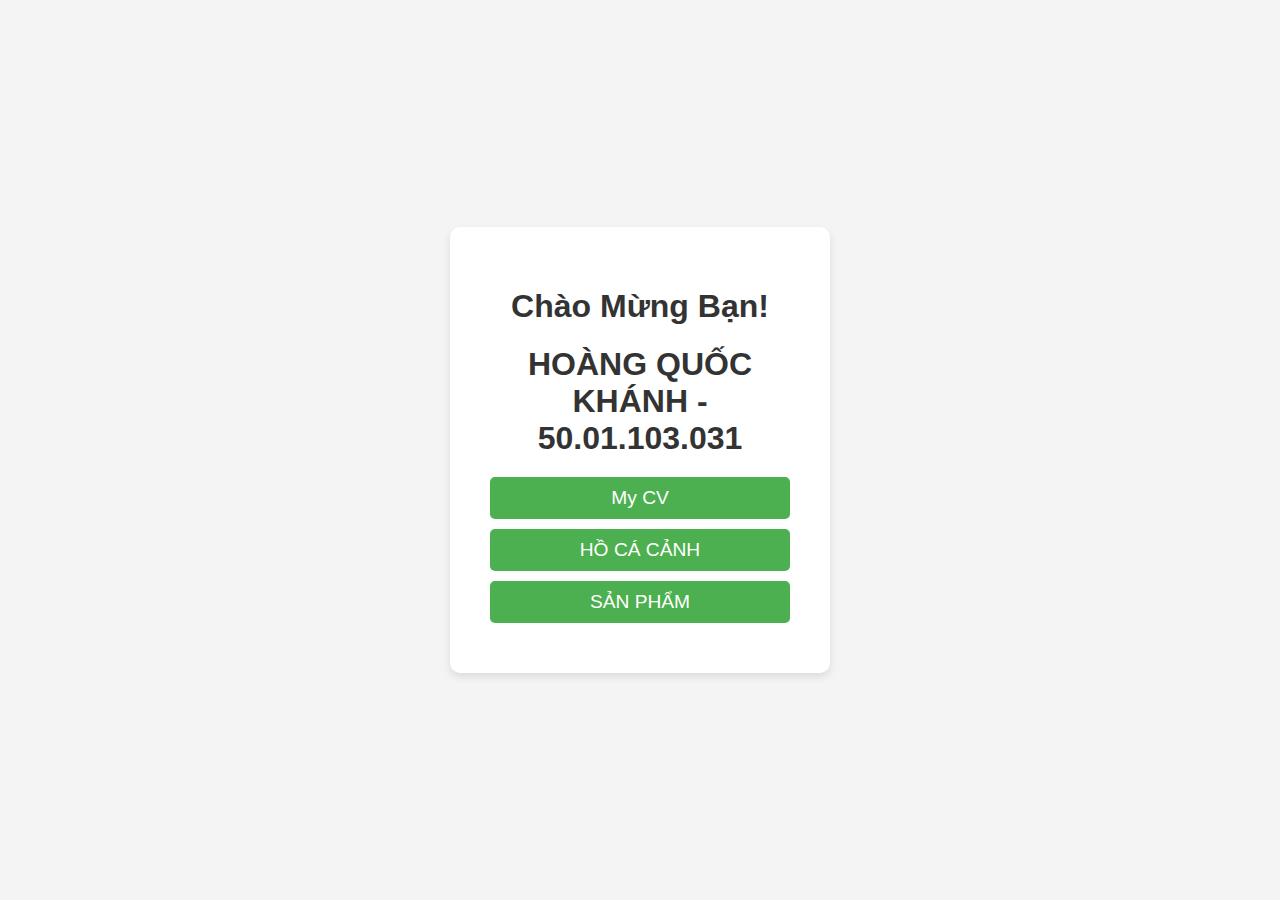
<file: BÀI GK/index/index.html>
<!DOCTYPE html>
<html lang="vi">
<head>
    <meta charset="UTF-8">
    <meta name="viewport" content="width=device-width, initial-scale=1.0">
    <title>Trang Index Độc Đáo</title>
    <style>
        body {
            font-family: Arial, sans-serif;
            margin: 0;
            padding: 0;
            background-color: #f4f4f4;
            display: flex;
            justify-content: center;
            align-items: center;
            height: 100vh;
            text-align: center;
        }

        .container {
            background-color: #fff;
            border-radius: 10px;
            box-shadow: 0 4px 8px rgba(0, 0, 0, 0.1);
            padding: 40px;
            width: 300px;
        }

        h1 {
            color: #333;
            font-size: 2em;
            margin-bottom: 20px;
        }

        a {
            display: block;
            margin: 10px 0;
            padding: 10px;
            text-decoration: none;
            font-size: 1.2em;
            color: #fff;
            background-color: #4CAF50;
            border-radius: 5px;
            transition: all 0.3s ease;
        }

        a:hover {
            background-color: #45a049;
            transform: scale(1.05);
        }

        a:active {
            background-color: #388e3c;
        }
    </style>
</head>
<body>
    <div class="container">
        <h1>Chào Mừng Bạn!</h1>
        <h1>HOÀNG QUỐC KHÁNH - 50.01.103.031</h1>
        <a href="CV.html" target="_blank">My CV</a>
        <a href="ho_ca.html" target="_blank">HỒ CÁ CẢNH</a>
        <a href="SanPham.html" target="_blank">SẢN PHẨM</a>
    </div>
</body>
</html>
</file>
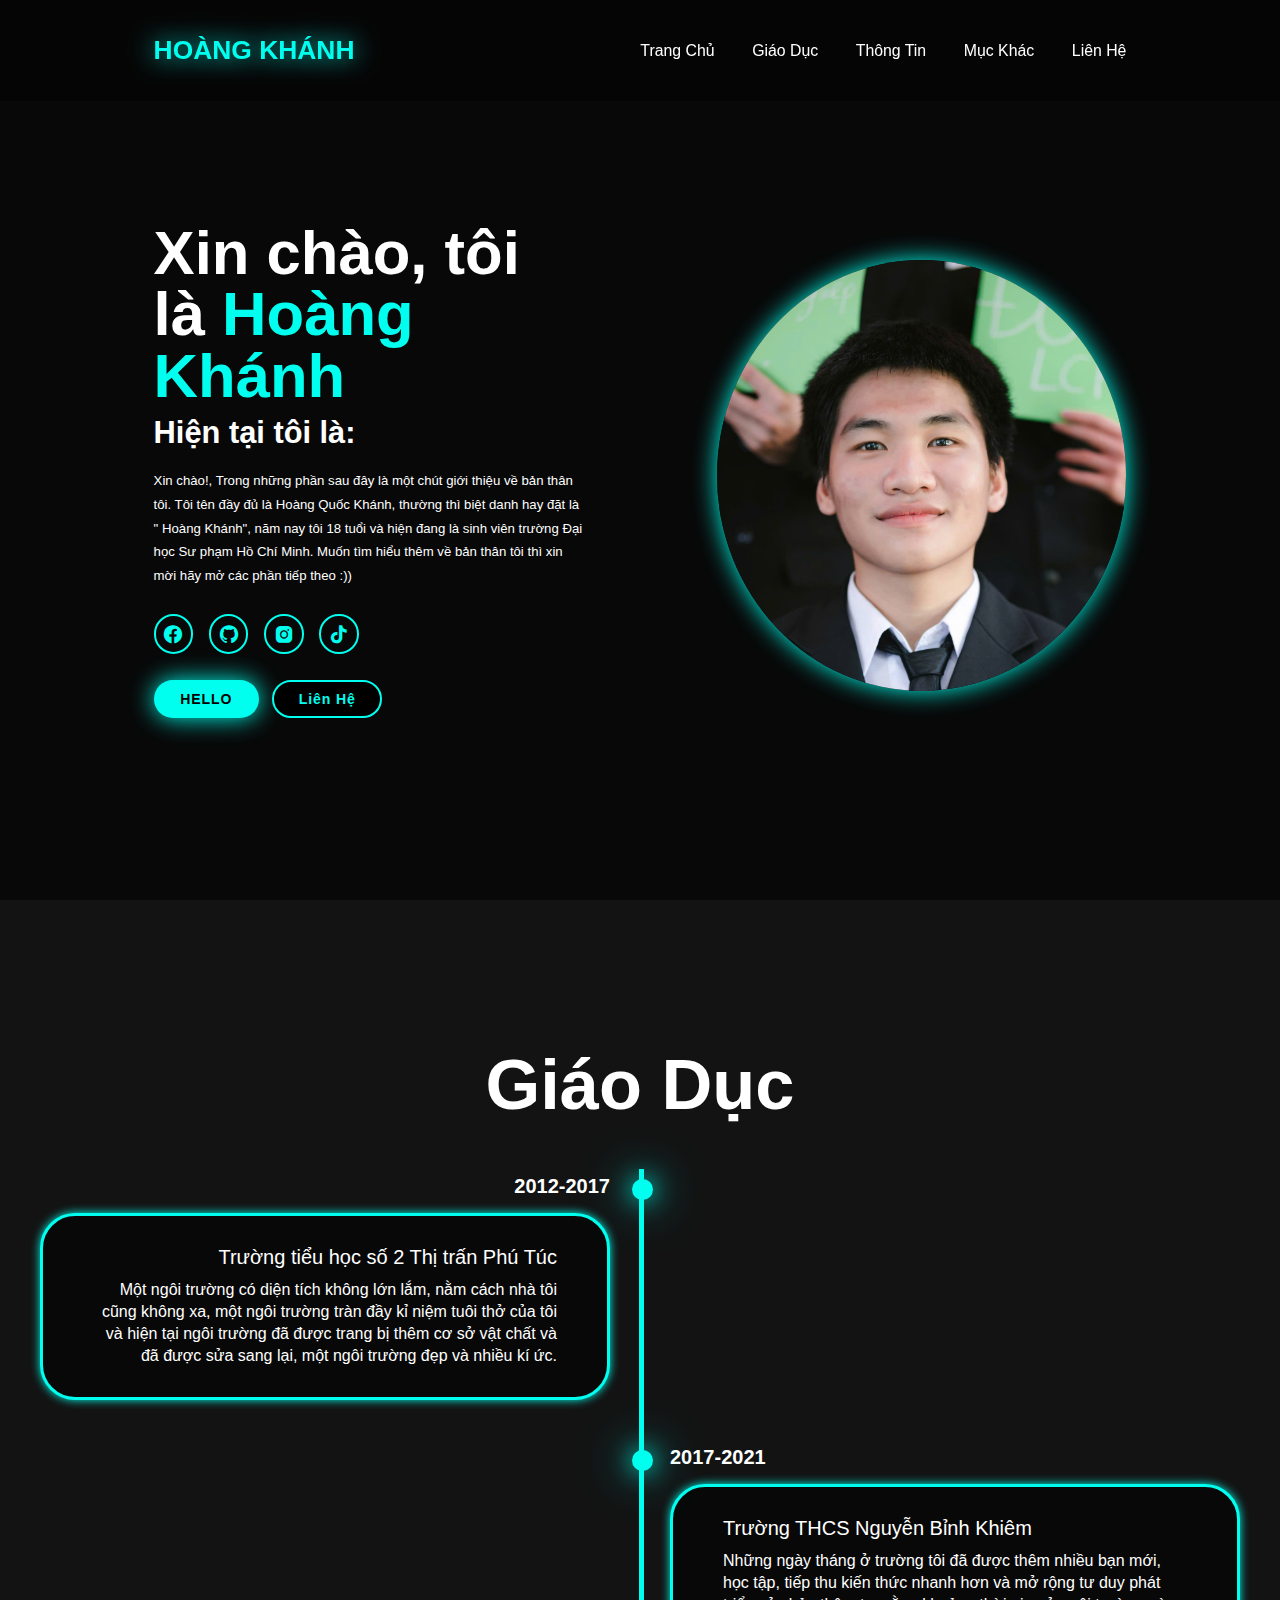
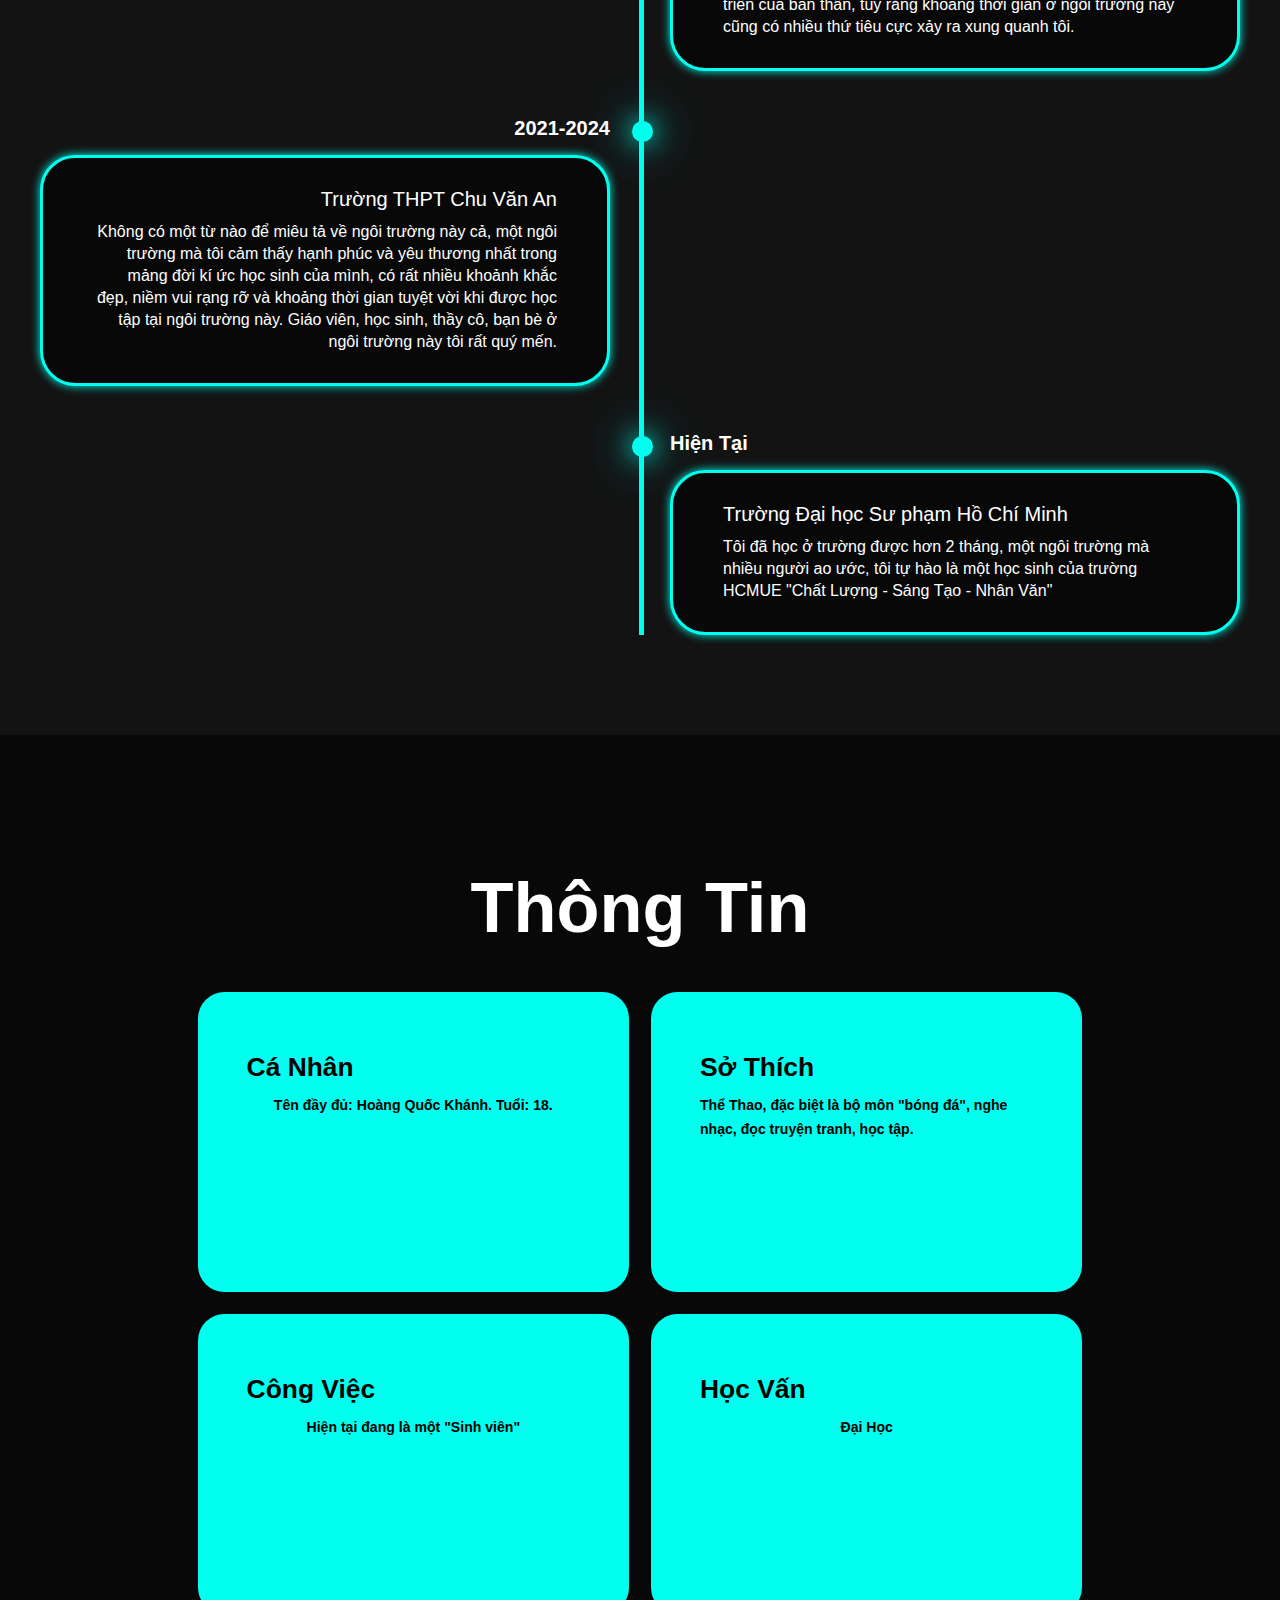
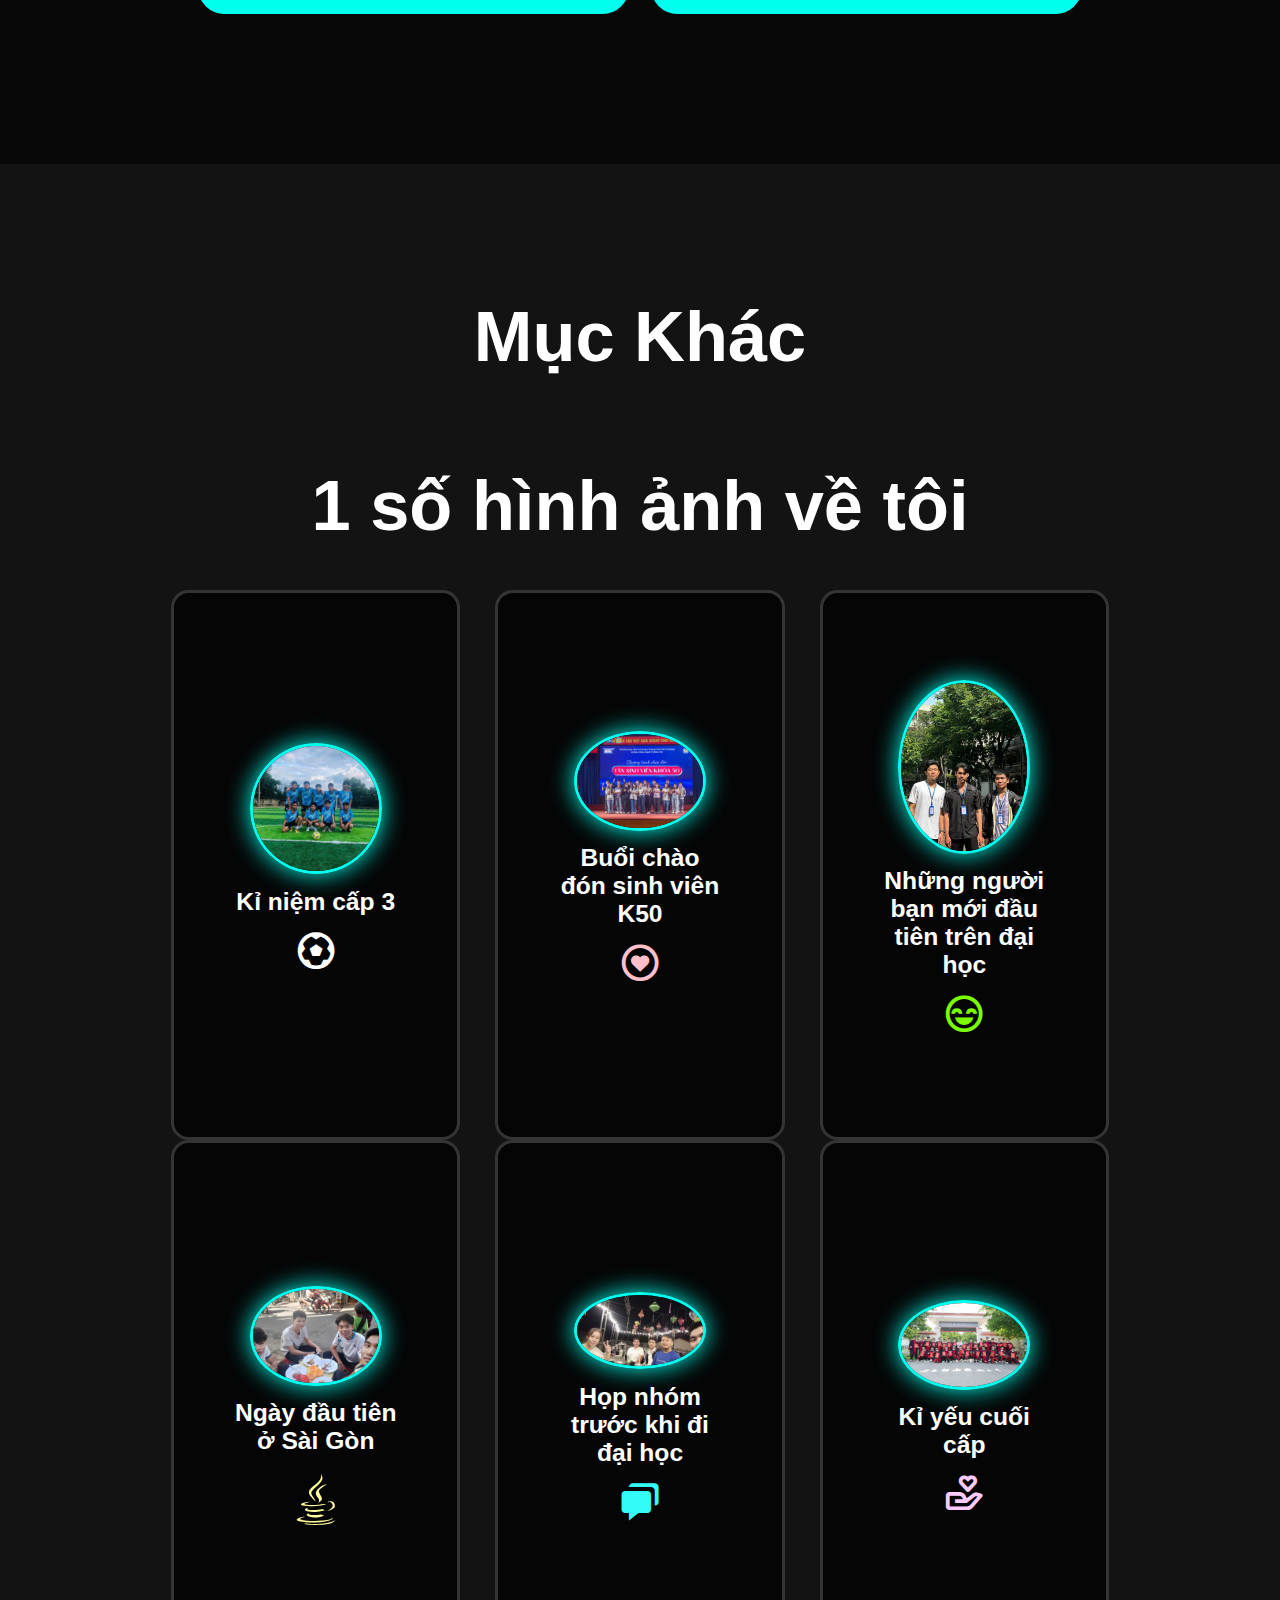
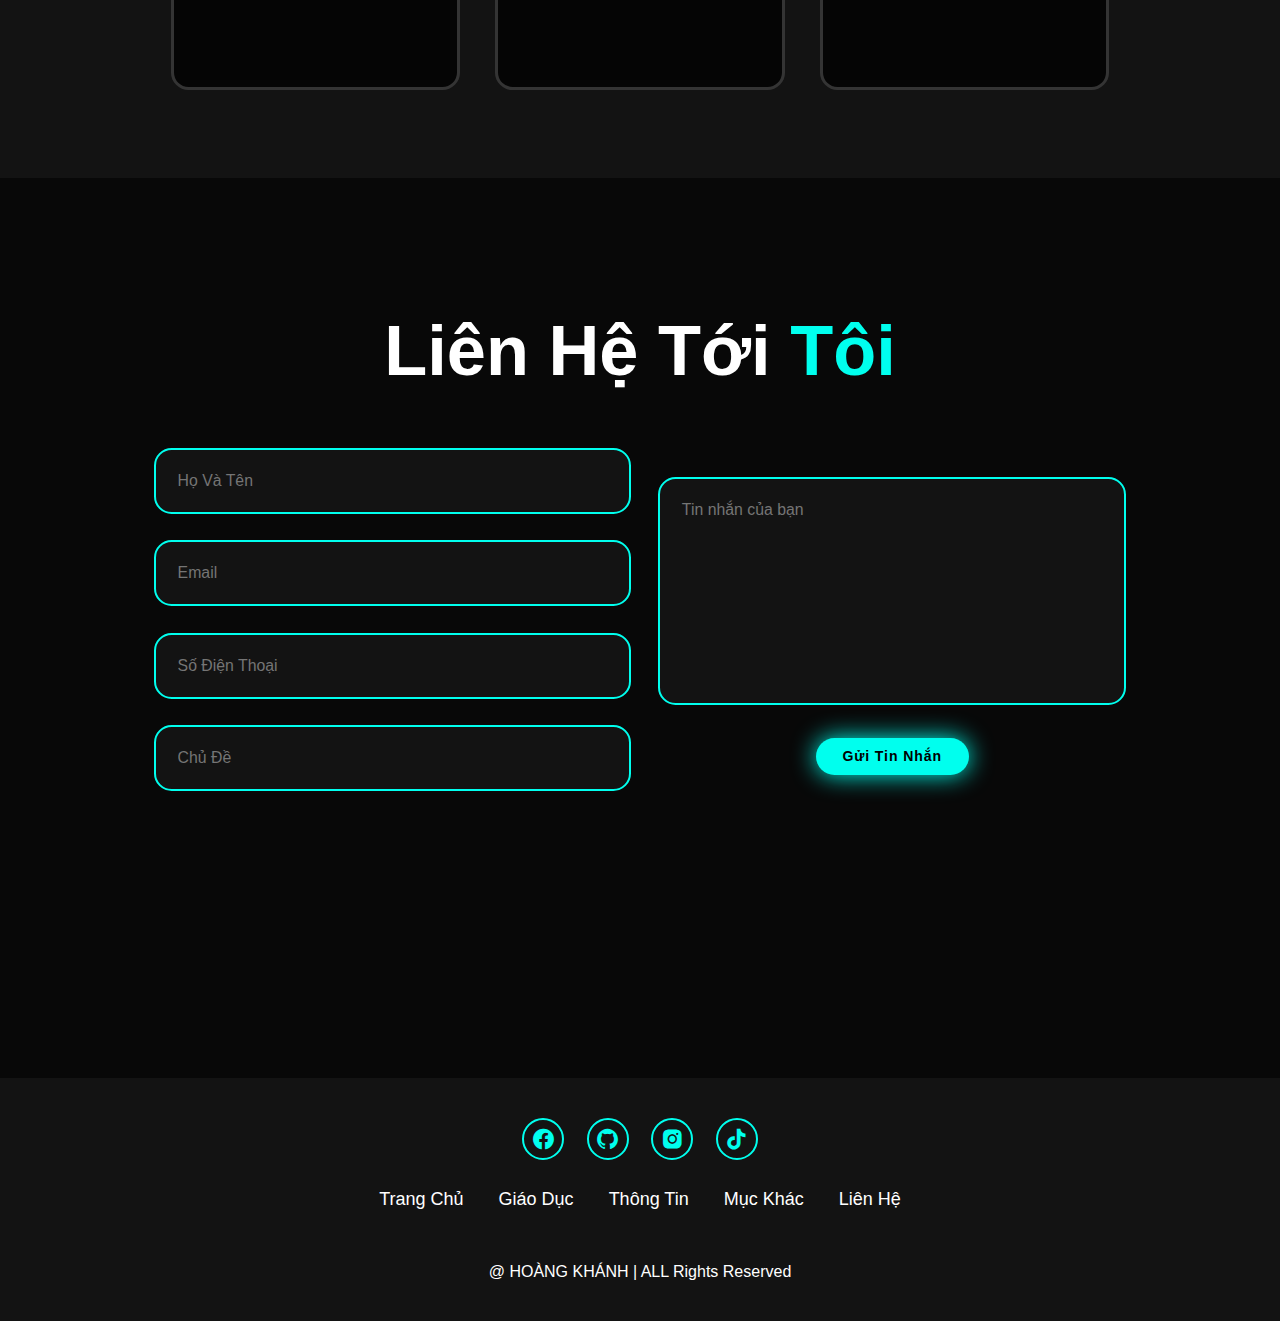
<file: BÀI GK/index/CV.html>
<!DOCTYPE html>
<html lang="en">
<head>
    <meta charset="UTF-8">
    <meta name="viewport" content="width=device-width, initial-scale=1.0">
    <title>CV Cá nhân</title>
    <link rel="stylesheet" href="style.css">
    <link href='https://unpkg.com/boxicons@2.1.4/css/boxicons.min.css' rel='stylesheet'>
</head>
<body>
    
    <header class="header">
        
        <a href="#home" class="logo"><span>HOÀNG KHÁNH</span></a>
            <i class='bx bx-menu' id="menu-icon"></i>
        
        <nav class="navbar">
            <a href="#home" class="active">Trang Chủ</a>
            <a href="#education">Giáo Dục</a>
            <a href="#services">Thông Tin</a>
            <a href="#testimonials">Mục Khác</a>
            <a href="#contact">Liên Hệ</a>
        </nav>
    </header>

    <section class="home" id="home">
        <div class="home-content">
            <h1>Xin chào, tôi là <span>Hoàng Khánh</span></h1>
            <h3 class="text-animation">Hiện tại tôi là: <span></span></h3>
            <p>Xin chào!, Trong những phần sau đây là một chút giới thiệu về bản thân tôi. Tôi tên đầy đủ là Hoàng Quốc Khánh, thường thì biệt danh hay đặt là " Hoàng Khánh", năm nay tôi 18 tuổi và hiện đang là sinh viên trường Đại học Sư phạm Hồ Chí Minh. Muốn tìm hiểu thêm về bản thân tôi thì xin mời hãy mở các phần tiếp theo :))</p>
        
        <div class="social-icons">
            <a href="#"><i class='bx bxl-facebook-circle' ></i></a>
            <a href="#"><i class='bx bxl-github' ></i></a>
            <a href="#"><i class='bx bxl-instagram-alt'></i></a>
            <a href="#"><i class='bx bxl-tiktok' ></i></a>
        </div>

        <div class="btn-group">
            <a href="#" class="btn">HELLO</a>
            <a href="#contact" class="btn">Liên Hệ</a>
        </div>
    </div>
        <div class="home-img">
            <img src="ảnh nền 1.jpg" alt="">
        </div>      
    </section>

    <section class="education" id="education">
        <h2 class="heading">Giáo Dục</h2>

        <div class="timeline-items">

            <div class="timeline-item">
                <div class="timeline-dot"></div>
                    <div class="timeline-date">2012-2017</div>
                    <div class="timeline-content">
                        <h3>Trường tiểu học số 2 Thị trấn Phú Túc</h3>
                        <p>Một ngôi trường có diện tích không lớn lắm, nằm cách nhà tôi cũng không xa, một ngôi trường tràn đầy kỉ niệm tuôi thở của tôi và hiện tại ngôi trường đã được trang bị thêm cơ sở vật chất và đã được sửa sang lại, một ngôi trường đẹp và nhiều kí ức.</p>
                    </div>
                
            </div>

            <div class="timeline-item">
                <div class="timeline-dot"></div>
                    <div class="timeline-date">2017-2021</div>
                    <div class="timeline-content">
                        <h3>Trường THCS Nguyễn Bỉnh Khiêm</h3>
                        <p>Những ngày tháng ở trường tôi đã được thêm nhiều bạn mới, học tập, tiếp thu kiến thức nhanh hơn và mở rộng tư duy phát triển của bản thân, tuy rằng khoảng thời gian ở ngôi trường này cũng có nhiều thứ tiêu cực xảy ra xung quanh tôi.</p>
                    </div>
                
            </div>

            <div class="timeline-item">
                <div class="timeline-dot"></div>
                    <div class="timeline-date">2021-2024</div>
                    <div class="timeline-content">
                        <h3>Trường THPT Chu Văn An</h3>
                        <p>Không có một từ nào để miêu tả về ngôi trường này cả, một ngôi trường mà tôi cảm thấy hạnh phúc và yêu thương nhất trong mảng đời kí ức học sinh của mình, có rất nhiều khoảnh khắc đẹp, niềm vui rạng rỡ và khoảng thời gian tuyệt vời khi được học tập tại ngôi trường này. Giáo viên, học sinh, thầy cô, bạn bè ở ngôi trường này tôi rất quý mến. </p>
                    </div>
                
            </div>

            <div class="timeline-item">
                <div class="timeline-dot"></div>
                    <div class="timeline-date">Hiện Tại</div>
                    <div class="timeline-content">
                        <h3>Trường Đại học Sư phạm Hồ Chí Minh</h3>
                        <p>Tôi đã học ở trường được hơn 2 tháng, một ngôi trường mà nhiều người ao ước, tôi tự hào là một học sinh của trường HCMUE "Chất Lượng - Sáng Tạo - Nhân Văn"</p>
                    </div>
                
            </div>
        </div>
    </section>
    
    <section class="services" id="services">
        <h2 class="heading">Thông Tin</h2>

        <div class="services-container">
            <div class="service-box">
                <div class="service-info">
                    <h4>Cá Nhân</h4>
                    <p>Tên đầy đủ: Hoàng Quốc Khánh.
                        Tuổi: 18.
                    </p>
                </div>
            </div>

            <div class="service-box">
                <div class="service-info">
                    <h4>Sở Thích</h4>
                    <p>Thể Thao, đặc biệt là bộ môn "bóng đá",
                        nghe nhạc,
                        đọc truyện tranh,
                        học tập.
                    </p>
                </div>
            </div>

            <div class="service-box">
                <div class="service-info">
                    <h4>Công Việc</h4>
                    <p>Hiện tại đang là một "Sinh viên"</p>
                </div>
            </div>

            <div class="service-box">
                <div class="service-info">
                    <h4>Học Vấn</h4>
                    <p>Đại Học</p>
                </div>
            </div>
        </div>
    </section>

    <section class="testimonials" id="testimonials">
        <div class="testimonials-box">
            <h2 class="heading">Mục Khác</h2>
            <h5 class="heading">1 số hình ảnh về tôi</h5>
            <div class="wrapper">
                <div class="testimonial-item">
                    <img src="ảnh nền 5.jpg" alt="">
                    <h2>Kỉ niệm cấp 3</h2>
                    <div class="rating">
                        <i class='bx bx-football' id="ball"></i>
                        
                    </div>
                    <p></p>
                </div>

                <div class="testimonial-item">
                    <img src="ảnh nền 3.jpg" alt="">
                    <h2>Buổi chào đón sinh viên K50</h2>
                    <div class="rating">
                        <i class='bx bx-heart-circle' id="heart"></i>

                    </div>
                    <p></p>
                </div>

                <div class="testimonial-item">
                    <img src="ảnh nền 4.jpg" alt="">
                    <h2>Những người bạn mới đầu tiên trên đại học </h2>
                    <div class="rating">
                        <i class='bx bx-happy-beaming' id="happy"></i>

                    </div>
                    <p></p>
                </div>

                <div class="testimonial-item">
                    <img src="ảnh nền 6.jpg" alt="">
                    <h2>Ngày đầu tiên ở Sài Gòn</h2>
                    <div class="rating">
                        <i class='bx bxl-java' id="morning"></i>

                    </div>
                    <p></p>
                </div>

                <div class="testimonial-item">
                    <img src="ảnh nền 7.jpg" alt="">
                    <h2>Họp nhóm trước khi đi đại học</h2>
                    <div class="rating">
                        <i class='bx bxs-chat' id="chat"></i>

                    </div>
                    <p></p>
                </div>

                <div class="testimonial-item">
                    <img src="ảnh nền 8.jpg" alt="">
                    <h2>Kỉ yếu cuối cấp</h2>
                    <div class="rating">
                        <i class='bx bx-donate-heart' id="donateheart"></i>

                    </div>
                    <p></p>
                </div>
            </div>
        </div>
    </section>

    <section class="contact" id="contact">
        <h2 class="heading">Liên Hệ Tới <span> Tôi</span></h2>

        <form action="">
            <div class="input-group">
                <div class="input-box">
                    <input type="text" placeholder="Họ Và Tên">
                    <input type="email" placeholder="Email">
                </div>
                <div class="input-box">
                    <input type="number" placeholder="Số Điện Thoại">
                    <input type="text" 
                    placeholder="Chủ Đề">
                </div>
            </div>

            <div class="input-group-2">
                <textarea name="" id="" cols="30" rows="10" placeholder="Tin nhắn của bạn"></textarea>
                <input type="submit" value="Gửi Tin Nhắn" class="btn">
            </div>
        </form>
    </section>

    <footer class="footer">
        <div class="social">
            <a href="#"><i class='bx bxl-facebook-circle' ></i></a>
            <a href="#"><i class='bx bxl-github' ></i></a>
            <a href="#"><i class='bx bxl-instagram-alt'></i></a>
            <a href="#"><i class='bx bxl-tiktok' ></i></a>
        </div>

        <ul class="list">
            <li>
                <a href="#">Trang Chủ</a>
            </li>

            <li>
                <a href="#">Giáo Dục</a>
            </li>

            <li>
                <a href="#">Thông Tin</a>
            </li>

            <li>
                <a href="#">Mục Khác</a>
            </li>

            <li>
                <a href="#">Liên Hệ</a>
            </li>
        </ul>
        <p class="copyright">
            @ HOÀNG KHÁNH | ALL Rights Reserved
        </p>
    </footer>
    <script src="script.js"></script>
</body>
</html>
</file>
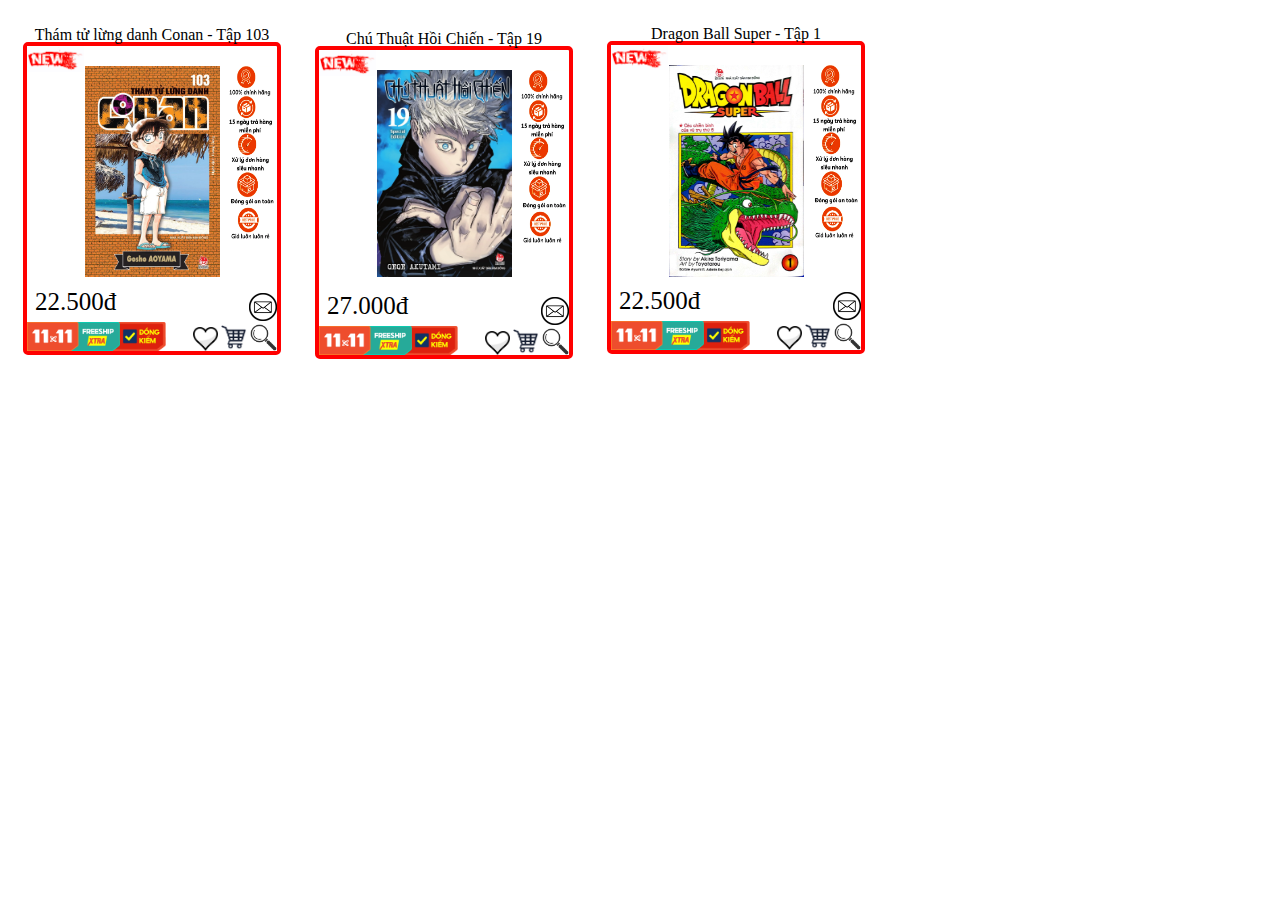
<file: BÀI GK/index/SanPham.html>
<!DOCTYPE html>
<html lang="en">
<head>
    <meta charset="UTF-8">
    <meta name="viewport" content="width=device-width, initial-scale=1.0">
    <title>Sản Phẩm</title>
    <link href="SanPham.css" rel="stylesheet" />
</head>
<body>
    <br>
    <div class="box">
        <img src="conan tập 103.jpg" alt="Truyentranh" />
        <img src="shope.png" alt="shope" class="shope"/>
        <img src="thêm vào giỏ hàng.png" alt="nut" class="nut" />
        <img src="yeuthich.jpg" alt="like" class="like" />
        <img src="tìm kiếm.png" alt="tim" class="tim" />
        <div class="hh-box-price">22.500đ</div>
        <div class="hh-box-name" />Thám tử lừng danh Conan - Tập 103</div>
        <div><img src="new.png" class="hh-box-icon" width="57" /></div>
        <div><img src="nhắn tin (2).png" class="tin-nhan" width="28" /></div>
        <div><img src="thông tin.png" class="thong-tin" width="57" height="180"/></div>
    </div>
    <div class="box">
        <img src="chú thuật hồi chiến tập 11.webp" alt="Truyentranh" />
        <img src="shope.png" alt="shope" class="shope"/>
        <img src="thêm vào giỏ hàng.png" alt="nut" class="nut" />
        <img src="yeuthich.jpg" alt="like" class="like" />
        <img src="tìm kiếm.png" alt="tim" class="tim" />
        <div class="hh-box-price">27.000đ</div>
        <div class="hh-box-name" />Chú Thuật Hồi Chiến - Tập 19</div>
        <div><img src="new.png" class="hh-box-icon" width="57" /></div>
        <div><img src="thông tin.png" class="thong-tin" width="57" height="180"/></div>
        <div><img src="nhắn tin (2).png" class="tin-nhan" width="28" /></div>
    </div>
    <div class="box">
        <img src="dragon_ball_super_tap_1.webp" alt="Truyentranh" />
        <img src="shope.png" alt="shope" class="shope"/>
        <img src="thêm vào giỏ hàng.png" alt="nut" class="nut" />
        <img src="yeuthich.jpg" alt="like" class="like" />
        <img src="tìm kiếm.png" alt="tim" class="tim" />
        <div><img src="thông tin.png" class="thong-tin" width="57" height="180"/></div>
        <div class="hh-box-price">22.500đ</div>
        <div class="hh-box-name" />Dragon Ball Super - Tập 1</div>
        <div><img src="new.png" class="hh-box-icon" width="57" /></div>
        <div><img src="nhắn tin (2).png" class="tin-nhan" width="28" /></div>
    </div>
</body>
</html>
</file>
<file: BÀI GK/index/style.css>
* {
    margin: 0;
    padding: 0;
    box-sizing: border-box;
    text-decoration: none;
    border: none;
    outline: none;
    scroll-behavior: smooth;
    font-family: "Poppins", sans-serif;
}
:root {
    --bg-color: #080808;
    --second-bg-color: #131313;
    --text-color: white;
    --main-color: #00ffee;
}

html{
    font-size: 60%;
    overflow-x: hidden;
}
body{
    background: var(--bg-color);
    color: var(--text-color);
}
.header{
    position: fixed;
    top: 0;
    left: 0;
    width: 100%;
    padding: 4rem 12% 4rem;
    background: rgba(0, 0, 0, 0.3);
    backdrop-filter: blur(10px);
    display: flex;
    justify-content: space-between;
    align-items: center;
    z-index: 5;
}
.logo{
    font-size: 3rem;
    color: var(--text-color);
    font-weight:800;
    cursor:pointer;
    transition:0.3s ease;
}
.logo:hover{
    transform: scale(1.1);
}
.logo span{
    text-shadow: 0 0 25px var(--main-color);
}
.navbar a{
    font-size: 1.8rem;
    color: var(--text-color);
    margin-left: 4rem;
    font-weight: 500;
    transition: 0.3s ease;
    border-bottom: 3px solid transparent;
}
.navbar a:hover,
.navbar a.activer{
    color: var(--main-color);
    border-bottom: 3px solid var(--main-color);
}
#menu-icon{
    font-size: 3.6rem;
    color: var(--main-color);
    display: none;
}

section{
    min-height: 100vh;
    padding: 10rem 12% 10rem;
}
.home{
    display: flex;
    align-items: center;
    justify-content: center;
    gap: 15rem;
}
.home-content{
    display: flex;
    flex-direction: column;
    align-items: baseline;
    text-align: left;
    justify-content: center;
    margin-top: 3rem;
}
span{
    color: var(--main-color);
}
.logo span{
    color: var(--main-color);
}
.home-content h3{
    margin-bottom: 2rem;
    margin-top: 1rem;
    font-size: 3.5rem;
}
.home-content h1{
    font-size: 7rem;
    font-weight: 700;
    margin-top: 1.5rem;
    line-height: 1;
}
.home-img{
    border-radius: 50%;
}
.home-img img{
    position: relative;
    top: 3rem;
    width: 32vw;
    border-radius: 50%;
    box-shadow: 0 0 25px var(--main-color);
    cursor: pointer;
    transition: 0.4s ease-in-out;
}
.home-img img:hover{
    box-shadow: 0 0 25px var(--main-color),
                0 0 50px var(--main-color),
                0 0 100px var(--main-color);
}
.home-content p{
    font-size: 1.5rem;
    font-weight: 500;
    line-height: 1.8;
    max-width: 1000px;
}
.social-icons a{
    display: inline-flex;
    justify-content: center;
    align-items: center;
    width: 4.5rem;
    height: 4.5rem;
    background: transparent;
    border: 2px solid var(--main-color);
    font-size: 2.5rem;
    border-radius: 50%;
    color: var(--main-color);
    margin: 3rem 1.5rem 3rem 0;
    transition: 0.3s ease-in-out;
}
.social-icons a:hover{
    color: var(--text-color);
    transform: scale(1.3)translateY(-5px);
    box-shadow: 0 0 25px var(--main-color);
    background-color: var(--main-color);
}
.btn{
    display: inline-block;
    padding: 1rem 2.8rem;
    background: var(--main-color);
    box-shadow: 0 0 25px var(--main-color);
    border-radius: 4rem;
    font-size: 1.6rem;
    color: black;
    border: 2px solid transparent;
    letter-spacing: 0.1rem;
    font-weight: 600;
    transition: 0.3s ease-in-out;
    cursor: pointer;
}
.btn:hover{
    transform: scale(1.05);
    box-shadow: 0 0 50px var(--main-color);
}
.btn-group{
    display: flex;
    align-items: center;
    gap: 1.5rem;
}
.btn-group a:nth-of-type(2){
    background-color: black;
    color: var(--main-color);
    border: 2px solid var(--main-color);
    box-shadow: 0 0 25px transparent;
}
.btn-group a:nth-of-type(2):hover{
    box-shadow: 0 0 25px var(--main-color);
    background-color: var(--main-color);
    color: black;
}
.text-animation{
    font-size: 34px;
    font-weight: 600;
    min-width: 280px;
}
.text-animation span{
    position: relative;
}
.text-animation span::before{
    content: "Học Sinh";
    color: var(--main-color);
    animation: words 20s infinite;
}
.text-animation span::after{
    content: "";
    background-color: var(--bg-color);
    position: absolute;
    width: calc(100% + 8px);
    height: 100%;
    border-left: 3px solid var(--bg-color);
    right: -8px;
    animation: cursor 0.6s infinite, typing 20s steps(14) infinite;
}
@keyframes cursor{
    to{
        border-left: 2px solid var(--main-color);
    }
}
@keyframes words{
    0%,I'm a 
    20%{
        content: "Sinh Viên";
    }
    21%,
    40%{
        content: "Học Sinh";
    }
    41%,
    60%{
        content: "Sinh Viên";
    }
    61%,
    80%{
        content: "Học Sinh";
    }
    81%,
    100%{
        content: "Sinh Viên";
    }
}
@keyframes typing{
    10%,
    15%,
    30%,
    35%,
    50%,
    55%,
    70%,
    75%,
    90%,
    95%{
        width: 0;
    }
    5%,
    20%,
    25%,
    40%,
    45%,
    60%,
    65%,
    80%,
    85%{
        width: calc(100% + 8px);
    }
}
.heading{
    font-size: 8rem;
    text-align: center;
    margin: 5rem 0;
}
.education{
    padding: 100px 15px;
    background: var(--second-bg-color);
}
.education h2{
    margin-bottom: 5rem;
}
.timeline-items{
    max-width: 1200px;
    margin: auto;
    display: flex;
    flex-wrap: wrap;
    position: relative;
}
.timeline-items::before{
    content: "";
    position: absolute;
    width: 5px;
    height: 100%;
    background-color: var(--main-color);
    left: calc(50% - 1px);
}
.timeline-item{
    margin-bottom: 40px;
    width: 100%;
    position: relative;
}
.timeline-item:last-child{
    margin-bottom: 0;
}
.timeline-item:nth-child(odd){
    padding-right: calc(50% + 30px);
    text-align: right;
}
.timeline-item:nth-child(even){
    padding-left: calc(50% + 30px);
}
.timeline-dot{
    height: 21px;
    width: 21px;
    background-color: var(--main-color);
    box-shadow: 0 0 25px var(--main-color),
                0 0 50px var(--main-color);
    position: absolute;
    left: calc(50% - 8px);
    border-radius: 50%;
    top: 10px;
}
.timeline-date{
    font-size: 20px;
    font-weight: 800;
    color: white;
    margin: 6px 0 15px;
}
.timeline-content{
    background-color: var(--bg-color);
    border: 3px solid var(--main-color);
    padding: 30px 50px;
    border-radius: 4rem;
    box-shadow: 0 0 10px var(--main-color);
    cursor: pointer;
    transition: 0.3s ease-in-out;
}
.timeline-content:hover{
    transform: scale(1.05);
    box-shadow: 0 0 25px var(--main-color);
}
.timeline-content h3{
    font-size: 20px;
    color: white;
    margin: 0 0 10px;
    font-weight: 500;
}
.timeline-content p{
    color: white;
    font-size: 16px;
    font-weight: 300;
    line-height: 22px;
}

::-wedkit-scrollbar{
    width: 15px;
}
::-webkit-scrollbar-thumb{
    background-color: var(--main-color);
}
::-wedkit-scrollbar-track{
    background-color: var(--bg-color);
    width: 50px;
}
.services{     
    background: var(--bg-color);
    color: black;
}
.services h2{
    margin-bottom: 5rem;
    color: white;
}
.services-container{
    display: grid;
    grid-template-columns: repeat(2,1fr);
    align-items: center;
    gap: 2.5rem;
}
.service-box{
    background-color: var(--main-color);
    height: 300px;
    border-radius: 3rem;
    border: 5px solid transparent;
    cursor: pointer;
    transition: 0.4s ease-in-out;
}
.service-box:hover{ 
    background: white;
    color: black;
    border: 5px solid var(--main-color);
    transform: scale(1.03);
}
.service-box .service-info{
    display: flex;
    flex-direction: column;
    text-align: left;
    max-height: 200px;
    justify-content: left;
    align-items: baseline;
    padding: 5rem 5rem;
}
.service-info h4{
    font-size: 3rem;
    font-weight: 800;
    line-height: 2;
}
.service-info p{
    font-size: 1.6rem;
    font-weight: 600;
    max-height: 100px;
    line-height: 1.7;
    margin: auto;
}
.testimonials{  
    background: var(--second-bg-color);
}
.testimonials-box{
    background-size: cover;
    display: flex;
    align-items: center;
    justify-content: center;
    flex-direction: column;
}
.testimonials .heading{
    margin-bottom: 5rem;
}
.testimonials-box img{
    width: 15rem;
    border-radius: 50%;
    border: 3px solid var(--main-color);
    box-shadow: 0 0 25px var(--main-color);
}
.wrapper{
    display: grid;
    grid-template-columns: repeat(3,1fr);
    gap: 3re;
}
.testimonial-item{
    min-height: 550px;
    max-width: 450px;
    background: rgba(0, 0, 0, 0.7);
    border: 3px solid rgba(238, 238, 238, 0.2);
    border-radius: 2rem;
    margin: 0 2rem;
    padding: 30px 60px;
    cursor: pointer;
    display: flex;
    flex-direction: column;
    align-items: center;
    justify-content: center;
    text-align: center;
    gap: 1.5rem;
    color: white;
    transition: 0.4s ease-in-out;
}
.testimonial-item:hover{
    border: 3px solid var(--main-color);
    transform: translateY(-10px)scale(1.03);
    box-shadow: 0 0 50px var(--main-color);
}
.testimonial-item h2{
    font-size: 2.8rem;
}
.testimonial-item p{
    font-size: 1.3rem;
}
#ball{
    color: white;
    font-size: 5rem;
}
#heart{
    color: pink;
    font-size: 5rem;
}
#happy{
    color:lawngreen;
    font-size: 5rem;
}
#chat{
    color:rgb(50, 251, 248);
    font-size: 5rem;
}
#donateheart{
    color:rgb(251, 203, 255);
    font-size: 5rem;
}
#morning{
    color:rgb(255, 250, 154);
    font-size: 7rem;
}
.contact{  // phần cuối cần kiểm tra 
    background-color: var(--bg-color);
}
.contact h2{
    margin-bottom: 3rem;
    color: white;
}
.contact form{
    display: flex;
    align-items: center;
    justify-content: center;
    gap: 3rem;
    margin: 5rem auto;
    text-align: center;
}
.contact form .input-box{
    display: flex;
    justify-content: center;
    flex-wrap: wrap;
}
.contact form .input-box input,
.contact form textarea{
    width: 100%;
    padding: 2.5rem;
    font-size: 1.8rem;
    color: var(--text-color);
    background: var(--second-bg-color);
    border-radius: 2rem;
    border: 2px solid var(--main-color);
    margin: 1.5rem 0;
    resize: none;
}
.contact form .btn{
    margin-top: 2rem;
}
.footer{
    position: relative;
    bottom: 0;
    width: 100%;
    padding: 40px 0;
    background-color: var(--second-bg-color);
}
.footer .social{
    text-align: center;
    padding-bottom: 25px;
    color: var(--main-color);
}
.footer .social a{
    font-size: 25px;
    color: var(--main-color);
    border: 2px solid var(--main-color);
    width: 42px;
    height: 42px;
    line-height: 42px;
    display: inline-block;
    text-align: center;
    border-radius: 50%;
    margin: 0 10px;
    transition: 0.3s ease-in-out;
}
.footer .social a:hover{
    transform: scale(1.2)translateY(-10px);
    background-color: var(--main-color);
    color: black;
    box-shadow: 0 0 25px var(--main-color);
}
.footer ul{
    margin-top: 0;
    padding: 0;
    font-size: 18px;
    line-height: 1.6;
    margin-bottom: 0;
    text-align: center;
}
.footer ul li a{
    color: white;
    border-bottom: 3px solid transparent;
    transition: 0.3s ease-in-out;
}
.footer ul li a:hover{
    border-bottom: 3px solid var(--main-color);
}
.footer ul li{
    display: inline-block;
    padding: 0 15px;
}
.footer .copyright{
    margin-top: 50px;
    text-align: center;
    font-size: 16px;
    color: white;
}

@media(max-width:1285px){
    html{
        font-size: 55%;
    }
    .services-container{
        padding-bottom: 7rem;
        grid-template-columns: repeat(2,1fr);
        margin: 0 5rem;
    }
}
@media(max-width:991px){
    header{
        padding: 2rem 3%;
    }
    section{
        padding: 10rem 3% 2rem;
    }
    .timeline-items::before{
        left: 7px;
    }
    .timeline-item:nth-child(odd){  
        padding-right: 0;
        text-align: left;
    }
    .timeline-item:nth-child(odd),
    .timeline-item:nth-child(even){
        padding-left: 37px;
    }
    .timeline-dot{
        left: 0;
    }
    .services{
        padding-bottom: 7rem;
    }
    .testimonials .wrapper{
        grid-template-columns: repeat(1,1fr);
    }
    .contact form{
        flex-direction: column;
    }
    .footer{padding: 2rem 3%;}
}
@media(max-width:895px){ 
    #menu-icon{
        display: block;
    }
    .navbar{
        position: absolute;
        top: 100%;
        right: 0;
        width: 50%;
        padding: 1rem 3%;
        background: rgba(0, 0, 0, 0.8);
        backdrop-filter: blur(20px);
        border-bottom-left-radius: 2rem;
        border-left: 2px solid var(--main-color);
        border-bottom: 2px solid var(--main-color);
        display: none;
    }
    .navbar .active{
        display: block;
    }
    .navbar a{
        display: block;
        font-size: 2rem;
        margin: 3rem 0;
        color: white;
    }
    .home{
        flex-direction: column-reverse;
        margin: 5rem 4rem;
    }
    .home-content h3{
        font-size: 2.6rem;
    }
    .home-content h1{
        font-size: 8rem;
        margin-top: 3rem;
    }
    .home-content p{
        max-width: 600px;
        margin: 0 auto;
    }
    .home-img img{
        width: 56vw;
    }
    .services h2{
        margin-bottom: 3rem;
    }
    .services-container{
        grid-template-columns: repeat(1,1fr);
    }
}
</file>
<file: BÀI GK/index/SanPham.css>
.box {  width: 250px;
        height: 300px;
        border: 4px solid red;
        border-radius: 5px;
        text-align: center;
        padding-top: 5px;
        position: relative;
        display: inline-block;
        margin: 15px;}
.box >  img {   width: 135px;
                padding-top: 15px;}
.shope {position:absolute; bottom: 0; left: 0;
        width: 230px !important;}
.nut   {position: absolute; bottom: 0; right: 30px;
        width: 27px !important;}
.like  {position: absolute; bottom: 0; right: 59px;
        width: 25px !important;}
.tim   {position: absolute; bottom: 0; right: 0px;
        width: 27px !important;}
.hh-box-price  {position: absolute; left: 8px; bottom: 35px;
                font-size: 25px; color: black;}
.hh-box-name   {position: absolute;
                left: 0px; top: -20px; width: inherit;
                text-align: center;}
.hh-box-icon   {position: absolute; top: 0px; left: 0px;}
.tin-nhan      {position: absolute; bottom: 30px; right: 0px;}
.thong-tin     {position: absolute; top: 20px; right: 0px;}
</file>
